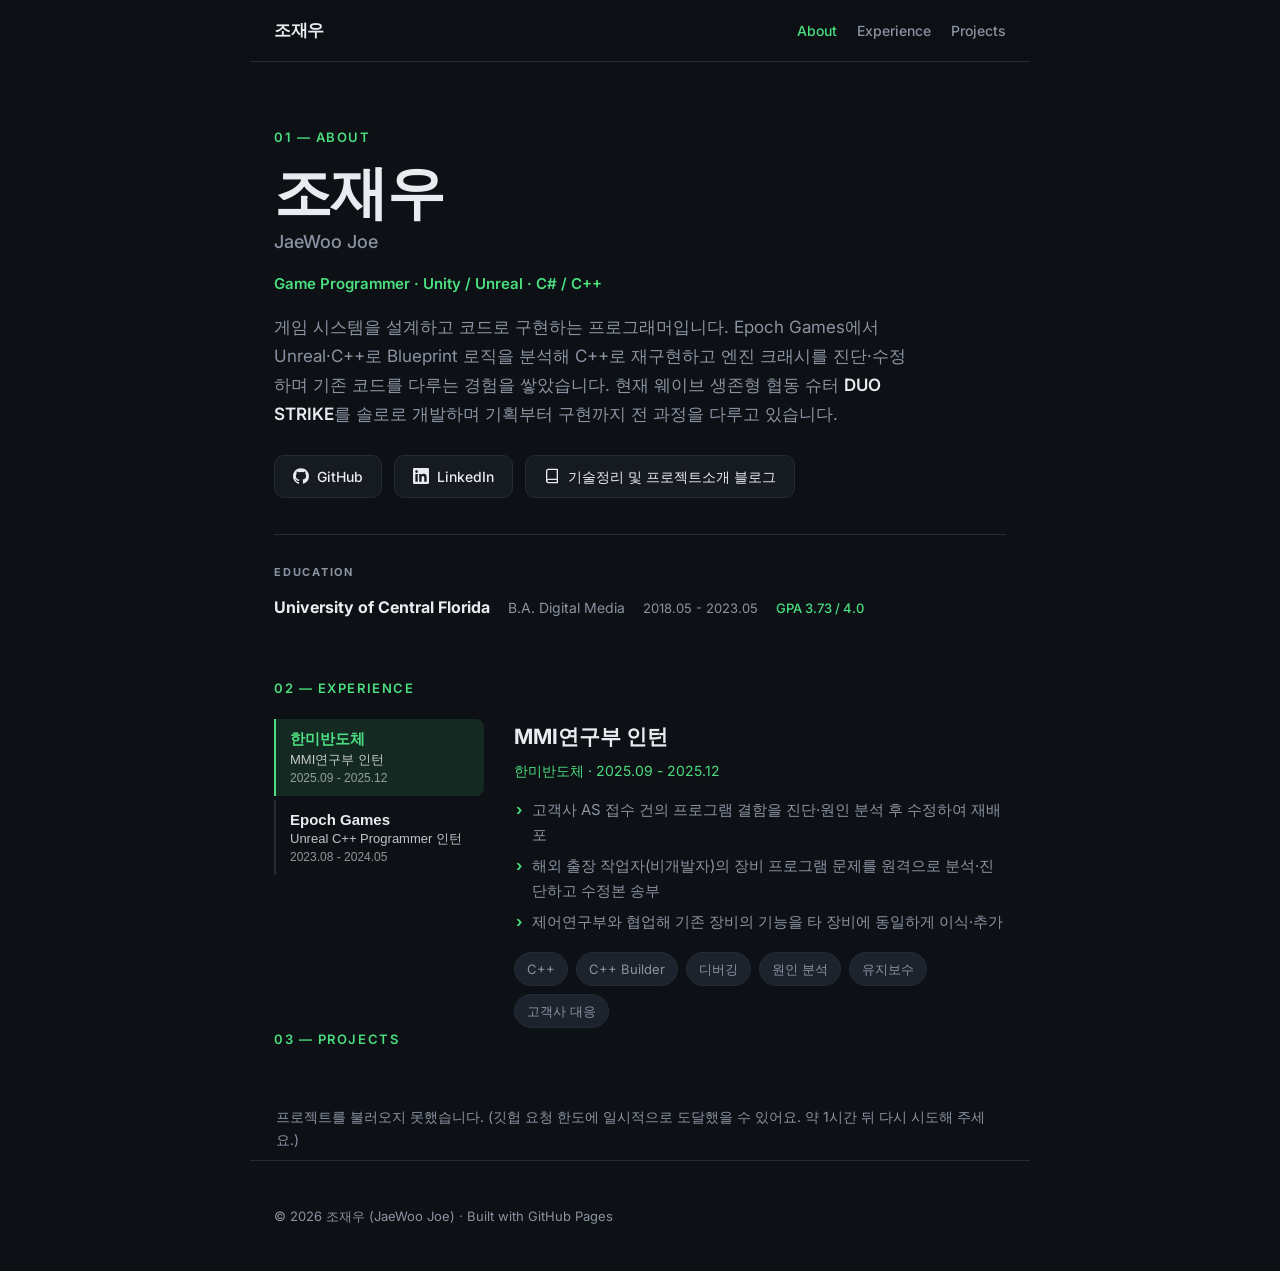
<file: index.html>
<!DOCTYPE html>
<html lang="ko" data-theme="dark">
<head>
  <meta charset="UTF-8">
  <meta name="viewport" content="width=device-width, initial-scale=1.0">
  <title>조재우 JaeWoo Joe | Game Programmer</title>
  <link rel="preconnect" href="https://fonts.googleapis.com">
  <link rel="preconnect" href="https://fonts.gstatic.com" crossorigin>
  <link href="https://fonts.googleapis.com/css2?family=Inter:wght@400;500;600;700;800&display=swap" rel="stylesheet">
  <link rel="stylesheet" href="style.css">
</head>
<body>

  <!-- 상단 고정 메뉴 -->
  <nav class="topnav">
    <span class="brand">조재우</span>
    <div class="nav-right">
      <div class="navlinks">
        <a href="#about">About</a>
        <a href="#experience">Experience</a>
        <a href="#projects">Projects</a>
      </div>
    </div>
  </nav>

  <main>

    <!-- 01 ABOUT -->
    <header class="hero" id="about">
      <p class="eyebrow">01 — About</p>
      <h1>조재우</h1>
      <p class="enname">JaeWoo Joe</p>
      <p class="role">Game Programmer · Unity / Unreal · C# / C++</p>
      <p class="tagline">
        게임 시스템을 설계하고 코드로 구현하는 프로그래머입니다. Epoch Games에서
        Unreal·C++로 Blueprint 로직을 분석해 C++로 재구현하고 엔진 크래시를 진단·수정하며
        기존 코드를 다루는 경험을 쌓았습니다. 현재 웨이브 생존형 협동 슈터 <strong>DUO STRIKE</strong>를
        솔로로 개발하며 기획부터 구현까지 전 과정을 다루고 있습니다.
      </p>
      <div class="links">
        <a href="https://github.com/joejw7554" target="_blank">
          <svg viewBox="0 0 24 24" width="16" height="16" fill="currentColor"><path d="M12 .5C5.37.5 0 5.78 0 12.29c0 5.2 3.44 9.6 8.21 11.16.6.11.82-.25.82-.56 0-.28-.01-1.02-.02-2-3.34.71-4.04-1.58-4.04-1.58-.55-1.37-1.34-1.74-1.34-1.74-1.09-.73.08-.72.08-.72 1.21.08 1.84 1.22 1.84 1.22 1.07 1.8 2.81 1.28 3.5.98.11-.76.42-1.28.76-1.57-2.67-.3-5.47-1.31-5.47-5.84 0-1.29.47-2.34 1.24-3.17-.12-.3-.54-1.52.12-3.16 0 0 1.01-.32 3.3 1.21a11.6 11.6 0 0 1 3-.4c1.02 0 2.05.13 3 .4 2.29-1.53 3.3-1.21 3.3-1.21.66 1.64.24 2.86.12 3.16.77.83 1.24 1.88 1.24 3.17 0 4.54-2.81 5.53-5.49 5.83.43.37.81 1.1.81 2.22 0 1.6-.01 2.89-.01 3.28 0 .31.21.68.83.56A12.3 12.3 0 0 0 24 12.29C24 5.78 18.63.5 12 .5z"/></svg>
          GitHub
        </a>
        <a href="https://www.linkedin.com/in/jaewoojoe/" target="_blank">
          <svg viewBox="0 0 24 24" width="16" height="16" fill="currentColor"><path d="M20.45 20.45h-3.56v-5.57c0-1.33-.02-3.04-1.85-3.04-1.85 0-2.13 1.45-2.13 2.94v5.67H9.35V9h3.41v1.56h.05c.48-.9 1.64-1.85 3.37-1.85 3.6 0 4.27 2.37 4.27 5.45v6.29zM5.34 7.43a2.06 2.06 0 1 1 0-4.13 2.06 2.06 0 0 1 0 4.13zM7.12 20.45H3.56V9h3.56v11.45zM22.22 0H1.77C.79 0 0 .77 0 1.72v20.56C0 23.23.79 24 1.77 24h20.45c.98 0 1.78-.77 1.78-1.72V1.72C24 .77 23.2 0 22.22 0z"/></svg>
          LinkedIn
        </a>
        <a href="https://velog.io/@jaewoojoe/series" target="_blank">
          <svg viewBox="0 0 24 24" width="16" height="16" fill="none" stroke="currentColor" stroke-width="2" stroke-linecap="round" stroke-linejoin="round"><path d="M4 19.5A2.5 2.5 0 0 1 6.5 17H20"/><path d="M6.5 2H20v20H6.5A2.5 2.5 0 0 1 4 19.5v-15A2.5 2.5 0 0 1 6.5 2z"/></svg>
          기술정리 및 프로젝트소개 블로그
        </a>
      </div>

      <div class="edu-row">
        <h3 class="block-label">Education</h3>
        <div class="edu-item">
          <span class="edu-school">University of Central Florida</span>
          <span class="edu-degree">B.A. Digital Media</span>
          <span class="edu-date">2018.05 - 2023.05</span>
          <span class="edu-gpa">GPA 3.73 / 4.0</span>
        </div>
      </div>
    </header>

    <!-- 대표 작품 (클릭 시 프로젝트 팝업) -->
    <section class="featured" id="featured" style="display:none">
      <p class="eyebrow">Featured Project</p>
      <button class="featured-card" id="featuredCard">
        <div class="featured-art">
          <img src="https://raw.githubusercontent.com/joejw7554/2606_Project_DuoStrike/main/Images/DuoStrike.png" alt="DUO STRIKE" onerror="this.remove()">
          <span>DUO STRIKE</span>
        </div>
        <div class="featured-info">
          <h3>DUO STRIKE</h3>
          <p id="featuredDesc">웨이브 생존형 협동 슈터 — 기획부터 구현까지 직접 진행하는 대표 프로젝트.</p>
          <span class="featured-cta">프로젝트 상세 보기 →</span>
        </div>
      </button>
    </section>

    <!-- 02 EXPERIENCE -->
    <section id="experience">
      <p class="eyebrow">02 — Experience</p>
      <div class="exp-layout">
        <div class="exp-list">
          <button class="exp-tab active" data-target="exp-hanmi">
            <span class="exp-tab-org">한미반도체</span>
            <span class="exp-tab-role">MMI연구부 인턴</span>
            <span class="exp-tab-date">2025.09 - 2025.12</span>
          </button>
          <button class="exp-tab" data-target="exp-epoch">
            <span class="exp-tab-org">Epoch Games</span>
            <span class="exp-tab-role">Unreal C++ Programmer 인턴</span>
            <span class="exp-tab-date">2023.08 - 2024.05</span>
          </button>
        </div>

        <div class="exp-detail">
          <div class="exp-panel active" id="exp-hanmi">
            <h3>MMI연구부 인턴</h3>
            <p class="exp-org">한미반도체 · 2025.09 - 2025.12</p>
            <ul class="exp-desc">
              <li>고객사 AS 접수 건의 프로그램 결함을 진단·원인 분석 후 수정하여 재배포</li>
              <li>해외 출장 작업자(비개발자)의 장비 프로그램 문제를 원격으로 분석·진단하고 수정본 송부</li>
              <li>제어연구부와 협업해 기존 장비의 기능을 타 장비에 동일하게 이식·추가</li>
            </ul>
            <div class="tags">
              <span>C++</span><span>C++ Builder</span><span>디버깅</span><span>원인 분석</span><span>유지보수</span><span>고객사 대응</span>
            </div>
          </div>

          <div class="exp-panel" id="exp-epoch">
            <h3>Unreal C++ Programmer 인턴</h3>
            <p class="exp-org"><a href="https://epochgames.co.uk/wordpress/" target="_blank">Epoch Games</a> · 2023.08 - 2024.05</p>
            <ul class="exp-desc">
              <li>Animal Behavior 킷의 Blueprint 로직을 분석해 Creature 클래스 기반 C++로 재구현</li>
              <li>엔진에서 크래시를 유발하던 기존 대화 플러그인의 원인을 진단하고 수정</li>
              <li>플러그인 동작 및 수정 내용 문서화</li>
            </ul>
            <div class="tags">
              <span>Unreal Engine</span><span>C++</span><span>Blueprint</span><span>플러그인</span>
            </div>
          </div>
        </div>
      </div>
    </section>

    <!-- 03 PROJECTS (GitHub 자동 연동) -->
    <section id="projects">
      <p class="eyebrow">03 — Projects</p>
      <div class="filters" id="filters"></div>
      <div class="grid" id="projectGrid">
        <p class="empty-note">프로젝트를 불러오는 중…</p>
      </div>
    </section>

  </main>

  <footer>
    <p>© 2026 조재우 (JaeWoo Joe) · Built with GitHub Pages</p>
  </footer>

  <!-- 프로젝트 상세 팝업(모달) -->
  <div class="modal-overlay" id="modal" aria-hidden="true">
    <div class="modal" role="dialog" aria-modal="true">
      <div class="modal-head">
        <div>
          <p class="modal-crumb" id="mCrumb"></p>
          <h2 id="mName"></h2>
        </div>
        <button class="modal-close" id="mClose">CLOSE</button>
      </div>
      <div class="modal-body" id="mBody"></div>
    </div>
  </div>

  <script>
    // ===== GitHub 연동 프로젝트 =====
    const GH_USER = "joejw7554";          // 깃헙 아이디
    const HIDE_REPOS = ["joejw7554.github.io"]; // 목록에서 숨길 레포(이 사이트 자체 등)
    // 특정 레포는 깃헙 카드 대신 이 직접 이미지를 사용(캐싱 기다릴 필요 없이 즉시 표시)
    const REPO_IMAGES = {
      "2606_Project_DuoStrike": "https://raw.githubusercontent.com/joejw7554/2606_Project_DuoStrike/main/Images/DuoStrike.png"
    };
    const imgFor = (r) => REPO_IMAGES[r.name] || ("https://opengraph.githubassets.com/" + Date.now() + "/" + r.full_name);
    // 깃헙 언어별 대표 색 (이미지 없는 카드 배경용)
    const LANG_COLORS = {
      "C++": "#f34b7d", "C#": "#178600", "C": "#555555", "Python": "#3572A5",
      "JavaScript": "#f1e05a", "TypeScript": "#3178c6", "HTML": "#e34c26",
      "CSS": "#563d7c", "Java": "#b07219", "Shader": "#6b4fbb", "ShaderLab": "#222c37",
      "GLSL": "#5686a5", "Lua": "#000080", "Go": "#00ADD8", "Rust": "#dea584",
      "Blueprint": "#5b2a86"
    };
    const langColor = (lang) => LANG_COLORS[lang] || "#3a4555";
    const initials = (name) => {
      const parts = name.replace(/[_\-.]+/g, " ").trim().split(/\s+/).filter(Boolean);
      const letters = parts.filter(p => /[A-Za-z]/.test(p[0]));
      const pick = (letters.length ? letters : parts).slice(0, 2).map(p => p[0].toUpperCase()).join("");
      return pick || name.slice(0, 2).toUpperCase();
    };
    const api = (p) => fetch("https://api.github.com" + p, { headers: { "Accept": "application/vnd.github+json" } });

    // ===== 캐싱 (브라우저에 잠깐 저장해서 깃헙 호출 횟수 절약) =====
    const TTL = 30 * 60 * 1000; // 30분
    function cacheGet(k){ try { return JSON.parse(localStorage.getItem(k)); } catch(e){ return null; } }
    function cacheSet(k, data){ try { localStorage.setItem(k, JSON.stringify({ t: Date.now(), data })); } catch(e){} }
    // JSON 호출 (캐시 우선, 실패 시 오래된 캐시라도 사용)
    async function cachedJson(key, url, accept){
      const c = cacheGet(key);
      if (c && (Date.now() - c.t) < TTL) return c.data;
      try {
        const res = await fetch(url, { headers: { "Accept": accept || "application/vnd.github+json" } });
        if (!res.ok) throw new Error("status " + res.status);
        const data = await res.json();
        cacheSet(key, data);
        return data;
      } catch (e) { if (c) return c.data; throw e; }
    }
    // 텍스트 호출 (README용)
    async function cachedText(key, url, accept){
      const c = cacheGet(key);
      if (c && (Date.now() - c.t) < TTL) return c.data;
      try {
        const res = await fetch(url, { headers: { "Accept": accept } });
        if (!res.ok) throw new Error("status " + res.status);
        const data = await res.text();
        cacheSet(key, data);
        return data;
      } catch (e) { if (c) return c.data; throw e; }
    }

    const grid = document.getElementById("projectGrid");
    const filtersEl = document.getElementById("filters");
    let allRepos = [];

    function escapeHtml(s){ return (s||"").replace(/[&<>"]/g, c => ({'&':'&amp;','<':'&lt;','>':'&gt;','"':'&quot;'}[c])); }

    async function loadRepos() {
      try {
        let repos = await cachedJson("gh_repos", "https://api.github.com/users/" + GH_USER + "/repos?per_page=100&sort=updated");
        repos = repos.filter(r => !r.fork && !HIDE_REPOS.includes(r.name));
        allRepos = repos;
        if (repos.length === 0) { grid.innerHTML = '<p class="empty-note">공개된 레포지토리가 없습니다.</p>'; return; }
        buildFilters(repos);
        renderCards(repos);
        wireFeatured(repos);
      } catch (e) {
        grid.innerHTML = '<p class="empty-note">프로젝트를 불러오지 못했습니다. (깃헙 요청 한도에 일시적으로 도달했을 수 있어요. 약 1시간 뒤 다시 시도해 주세요.)</p>';
      }
    }

    // 대표 작품(DuoStrike) 배너 연결 — 이름 표기가 달라도 찾아냄
    function wireFeatured(repos) {
      const norm = s => s.toLowerCase().replace(/[-_ ]/g, "");
      const repo = repos.find(r => norm(r.name).includes("duostrike"));
      const section = document.getElementById("featured");
      const card = document.getElementById("featuredCard");
      if (repo && card) {
        card.addEventListener("click", () => openModal(repo));
        const descEl = document.getElementById("featuredDesc");
        if (descEl && repo.description) descEl.textContent = repo.description;
        section.style.display = "";
      }
    }

    function buildFilters(repos) {
      const langs = [...new Set(repos.map(r => r.language).filter(Boolean))].sort();
      const cats = ["전체", ...langs];
      filtersEl.innerHTML = "";
      cats.forEach((c, i) => {
        const n = (c === "전체") ? repos.length : repos.filter(r => r.language === c).length;
        const btn = document.createElement("button");
        btn.className = "filter" + (i === 0 ? " active" : "");
        btn.innerHTML = escapeHtml(c) + ' <span class="cnt">' + n + '</span>';
        btn.addEventListener("click", () => {
          [...filtersEl.children].forEach(b => b.classList.remove("active"));
          btn.classList.add("active");
          renderCards(c === "전체" ? repos : repos.filter(r => r.language === c));
        });
        filtersEl.appendChild(btn);
      });
    }

    function renderCards(repos) {
      grid.innerHTML = "";
      repos.forEach(r => {
        const card = document.createElement("article");
        card.className = "pcard";
        card.innerHTML =
          '<h3>' + escapeHtml(r.name) + '</h3>' +
          '<p class="pcat">' + escapeHtml(r.language || "—") + '</p>' +
          '<p class="pdesc">' + escapeHtml(r.description || "설명이 없습니다.") + '</p>' +
          '<div class="pcard-foot"><span>★ ' + r.stargazers_count + '</span><span>⑂ ' + r.forks_count + '</span></div>';
        card.addEventListener("click", () => openModal(r));
        grid.appendChild(card);
      });
    }

    // ===== 모달 =====
    const modal = document.getElementById("modal");
    const mBody = document.getElementById("mBody");
    function closeModal(){ modal.classList.remove("open"); modal.setAttribute("aria-hidden","true"); }
    document.getElementById("mClose").addEventListener("click", closeModal);
    modal.addEventListener("click", e => { if (e.target === modal) closeModal(); });
    document.addEventListener("keydown", e => { if (e.key === "Escape") closeModal(); });

    async function openModal(r) {
      document.getElementById("mCrumb").textContent = GH_USER.toUpperCase() + " / " + r.name.toUpperCase();
      document.getElementById("mName").textContent = r.name;
      modal.classList.add("open"); modal.setAttribute("aria-hidden","false");
      const lic = r.license ? r.license.name : "Not specified";
      const tags = (r.topics && r.topics.length) ? r.topics : (r.language ? [r.language] : []);
      mBody.innerHTML =
        '<div class="m-grid">' +
          '<div class="m-block"><h4>OVERVIEW</h4><p>' + escapeHtml(r.description || "설명이 없습니다.") + '</p>' +
            '<div class="m-meta">' +
              '<div><span class="m-label">REPOSITORY</span><a href="' + r.html_url + '" target="_blank">' + escapeHtml(r.full_name) + '</a></div>' +
              (r.homepage ? '<div><span class="m-label">WEBSITE</span><a href="' + r.homepage + '" target="_blank">' + escapeHtml(r.homepage) + '</a></div>' : '') +
              '<div><span class="m-label">UPDATED</span>' + r.updated_at.slice(0,10) + '</div>' +
              '<div><span class="m-label">STATS</span>Stars ' + r.stargazers_count + ' / Forks ' + r.forks_count + ' / Issues ' + r.open_issues_count + '</div>' +
              '<div><span class="m-label">DEFAULT BRANCH</span>' + escapeHtml(r.default_branch) + '</div>' +
              '<div><span class="m-label">LANGUAGE</span>' + escapeHtml(r.language || "—") + '</div>' +
              '<div><span class="m-label">LICENSE</span>' + escapeHtml(lic) + '</div>' +
            '</div>' +
            '<div class="m-tags">' + tags.map(t => '<span>' + escapeHtml(t) + '</span>').join("") + '</div>' +
          '</div>' +
        '</div>' +
        '<div class="m-block"><h4>README</h4><pre id="mReadme" class="m-readme">불러오는 중…</pre></div>' +
        '<div class="m-block"><h4>RECENT COMMITS</h4><div id="mCommits" class="m-commits">불러오는 중…</div></div>';

      // 커밋 (캐시 사용)
      cachedJson("gh_commits_" + r.full_name, "https://api.github.com/repos/" + r.full_name + "/commits?per_page=8")
        .then(cs => {
          const el = document.getElementById("mCommits");
          if (!el) return;
          if (!cs || !cs.length) { el.textContent = "커밋 정보가 없습니다."; return; }
          el.innerHTML = cs.map(c =>
            '<div class="m-commit"><code>' + c.sha.slice(0,7) + '</code> ' +
            escapeHtml(c.commit.message.split("\n")[0]) +
            ' <span class="m-cdate">' + (c.commit.author ? c.commit.author.date.slice(0,10) : "") + '</span></div>'
          ).join("");
        }).catch(()=>{ const el=document.getElementById("mCommits"); if(el) el.textContent="커밋을 불러오지 못했습니다."; });

      // README (캐시 사용)
      cachedText("gh_readme_" + r.full_name, "https://api.github.com/repos/" + r.full_name + "/readme", "application/vnd.github.raw")
        .then(txt => {
          const el = document.getElementById("mReadme");
          if (!el) return;
          el.textContent = txt ? txt.slice(0, 1200) + (txt.length > 1200 ? "\n…" : "") : "README가 없습니다.";
        }).catch(()=>{ const el=document.getElementById("mReadme"); if(el) el.textContent="README를 불러오지 못했습니다."; });
    }

    loadRepos();

    // 경력: 목록 클릭 → 상세 전환
    const expTabs = document.querySelectorAll('.exp-tab');
    const expPanels = document.querySelectorAll('.exp-panel');
    expTabs.forEach(tab => {
      tab.addEventListener('click', () => {
        expTabs.forEach(t => t.classList.remove('active'));
        expPanels.forEach(p => p.classList.remove('active'));
        tab.classList.add('active');
        document.getElementById(tab.dataset.target).classList.add('active');
      });
    });

    // 스크롤 위치에 따라 메뉴 강조
    const navAnchors = document.querySelectorAll('.navlinks a');
    const spy = new IntersectionObserver((entries) => {
      entries.forEach(e => {
        if (e.isIntersecting) {
          navAnchors.forEach(a => a.classList.remove('active'));
          const link = document.querySelector('.navlinks a[href="#' + e.target.id + '"]');
          if (link) link.classList.add('active');
        }
      });
    }, { rootMargin: '-40% 0px -55% 0px' });
    document.querySelectorAll('main > section, main > header').forEach(s => spy.observe(s));
  </script>

</body>
</html>
</file>
<file: style.css>
/* ===== 테마 색 (다크 고정) ===== */
:root {
  --bg: #0d1014;
  --surface: #161b22;
  --surface-2: #1c232c;
  --text: #e8ebf0;
  --muted: #8b93a3;
  --accent: #4ade80;
  --accent-soft: rgba(74,222,128,.12);
  --border: #232b35;
  --shadow: 0 1px 0 rgba(255,255,255,.02);
}

* { margin: 0; padding: 0; box-sizing: border-box; }

body {
  background: var(--bg);
  color: var(--text);
  font-family: "Inter", -apple-system, "Apple SD Gothic Neo", "Malgun Gothic", sans-serif;
  line-height: 1.7;
  scroll-behavior: smooth;
  transition: background .3s, color .3s;
  -webkit-font-smoothing: antialiased;
}

main { max-width: 780px; margin: 0 auto; padding: 0 24px; }

/* ===== 상단 메뉴 ===== */
.topnav {
  position: sticky; top: 0; z-index: 20;
  display: flex; justify-content: space-between; align-items: center;
  max-width: 780px; margin: 0 auto; padding: 16px 24px;
  background: color-mix(in srgb, var(--bg) 82%, transparent);
  backdrop-filter: blur(10px);
  border-bottom: 1px solid var(--border);
}
.brand { font-weight: 800; font-size: 17px; letter-spacing: -.02em; }
.brand-dot { color: var(--accent); }
.nav-right { display: flex; align-items: center; gap: 18px; }
.navlinks { display: flex; gap: 20px; }
.navlinks a { color: var(--muted); text-decoration: none; font-size: 14px; font-weight: 500; transition: color .2s; }
.navlinks a:hover, .navlinks a.active { color: var(--accent); }

#about, #experience, #projects { scroll-margin-top: 72px; }

/* ===== 공통 라벨 ===== */
.eyebrow {
  color: var(--accent); font-size: 13px; font-weight: 600;
  letter-spacing: .12em; text-transform: uppercase; margin-bottom: 20px;
}

/* ===== HERO ===== */
.hero { padding: 64px 0 56px; }
.hero .eyebrow { margin-bottom: 14px; }
.hero h1 { font-size: 58px; font-weight: 800; letter-spacing: -.03em; line-height: 1.05; }
.enname { color: var(--muted); font-size: 18px; font-weight: 500; margin-top: 4px; }
.role { color: var(--accent); font-weight: 600; font-size: 15px; margin: 14px 0 16px; }
.tagline { color: var(--muted); font-size: 17px; max-width: 640px; }
.tagline strong { color: var(--text); font-weight: 600; }

.links { margin-top: 26px; display: flex; gap: 12px; flex-wrap: wrap; }
.links a {
  display: inline-flex; align-items: center; gap: 8px;
  color: var(--text); text-decoration: none; font-weight: 500; font-size: 14px;
  border: 1px solid var(--border); padding: 9px 18px; border-radius: 10px;
  background: var(--surface); transition: all .2s;
}
.links a svg { flex-shrink: 0; }
.links a:hover { border-color: var(--accent); color: var(--accent); transform: translateY(-1px); }

/* 교육 (소개글 아래 가로 한 줄) */
.edu-row { margin-top: 36px; padding-top: 28px; border-top: 1px solid var(--border); }
.block-label { font-size: 11px; color: var(--muted); letter-spacing: .16em; text-transform: uppercase; margin-bottom: 12px; }
.edu-row .edu-item { display: flex; align-items: baseline; flex-wrap: wrap; gap: 6px 18px; }
.edu-school { font-weight: 700; font-size: 16px; }
.edu-degree { color: var(--muted); font-size: 14px; }
.edu-date { color: var(--muted); font-size: 13px; }
.edu-gpa { color: var(--accent); font-size: 13px; font-weight: 500; }

/* ===== 대표 작품 배너 ===== */
.featured { padding: 8px 0 48px; border-top: none; }
.featured .eyebrow { margin-bottom: 16px; }
.featured-card {
  display: grid; grid-template-columns: 240px 1fr; gap: 0;
  width: 100%; text-align: left; cursor: pointer; overflow: hidden;
  background: var(--surface); border: 1px solid var(--border);
  border-radius: 16px; box-shadow: var(--shadow); transition: transform .2s, border-color .2s;
}
.featured-card:hover { border-color: var(--accent); transform: translateY(-2px); }
.featured-art {
  position: relative; display: grid; place-items: center; min-height: 150px;
  background:
    radial-gradient(120% 120% at 20% 0%, rgba(74,222,128,.25), transparent 55%),
    linear-gradient(135deg, #12331f, #0d1014 70%);
}
.featured-art img { position: absolute; inset: 0; width: 100%; height: 100%; object-fit: cover; }
.featured-art img + span { display: none; }
.featured-art span {
  font-weight: 800; font-size: 22px; letter-spacing: .04em; color: var(--text);
  text-shadow: 0 1px 12px rgba(0,0,0,.5);
}
.featured-info { padding: 22px 26px; display: flex; flex-direction: column; justify-content: center; }
.featured-info h3 { font-size: 22px; font-weight: 700; margin-bottom: 6px; color: var(--text); }
.featured-info p { color: var(--muted); font-size: 15px; }
.featured-cta { color: var(--accent); font-size: 14px; font-weight: 500; margin-top: 14px; }

/* ===== EXPERIENCE ===== */
.exp-layout { display: grid; grid-template-columns: 210px 1fr; gap: 30px; }
.exp-list { display: flex; flex-direction: column; gap: 4px; }
.exp-tab {
  display: flex; flex-direction: column; gap: 2px; text-align: left;
  background: transparent; border: none; border-left: 2px solid var(--border);
  padding: 11px 14px; cursor: pointer; border-radius: 0 8px 8px 0; transition: all .2s;
}
.exp-tab:hover { background: var(--surface); }
.exp-tab.active { border-left-color: var(--accent); background: var(--accent-soft); }
.exp-tab-org { color: var(--text); font-weight: 600; font-size: 15px; }
.exp-tab-role { color: var(--text); opacity: .82; font-size: 13px; }
.exp-tab-date { color: var(--text); opacity: .6; font-size: 12px; }
.exp-tab.active .exp-tab-org { color: var(--accent); }

.exp-panel { display: none; }
.exp-panel.active { display: block; animation: fade .3s ease; }
@keyframes fade { from { opacity: 0; transform: translateY(6px); } to { opacity: 1; transform: none; } }
.exp-panel h3 { font-size: 21px; font-weight: 700; margin-bottom: 4px; }
.exp-org { color: var(--accent); font-size: 14px; margin-bottom: 14px; }
.exp-org a { color: var(--accent); text-decoration: none; }
.exp-org a:hover { text-decoration: underline; }
.exp-desc { color: var(--muted); font-size: 15px; list-style: none; }
.exp-desc li { position: relative; padding-left: 18px; margin-bottom: 5px; }
.exp-desc li::before { content: "›"; position: absolute; left: 2px; color: var(--accent); font-weight: 700; }

/* 태그 */
.tags { display: flex; flex-wrap: wrap; gap: 8px; margin-top: 18px; }
.tags span {
  background: var(--surface-2); border: 1px solid var(--border);
  padding: 5px 12px; border-radius: 20px; font-size: 13px; color: var(--muted);
}

/* ===== PROJECTS ===== */
.filters { display: flex; flex-wrap: wrap; gap: 8px; margin-bottom: 26px; }
.filter {
  display: inline-flex; align-items: center; gap: 7px;
  background: var(--surface); color: var(--muted);
  border: 1px solid var(--border); padding: 7px 15px; border-radius: 22px;
  font-size: 14px; font-weight: 500; cursor: pointer; transition: all .2s;
}
.filter:hover { color: var(--text); border-color: var(--muted); }
.filter.active { background: var(--accent); color: #08130c; border-color: var(--accent); font-weight: 600; }
.filter .cnt { font-size: 12px; opacity: .7; }
.filter.active .cnt { opacity: .85; }

.grid { display: grid; grid-template-columns: repeat(2, 1fr); gap: 14px; }
.pcard {
  background: var(--surface); border: 1px solid var(--border);
  border-radius: 14px; padding: 20px 22px; box-shadow: var(--shadow);
  transition: transform .2s, border-color .2s; cursor: pointer;
}
.pcard:hover { border-color: var(--accent); transform: translateY(-2px); }
.pcard h3 { font-size: 17px; font-weight: 700; margin-bottom: 4px; }
.pcat { color: var(--accent); font-size: 12px; font-weight: 500; margin-bottom: 10px; }
.pdesc { color: var(--muted); font-size: 14px; }
.pcard-foot { display: flex; gap: 14px; margin-top: 12px; color: var(--muted); font-size: 13px; }
.empty-note { color: var(--muted); font-size: 14px; padding: 8px 2px; grid-column: 1 / -1; }

/* ===== 프로젝트 상세 모달 ===== */
.modal-overlay {
  position: fixed; inset: 0; z-index: 50;
  display: none; align-items: flex-start; justify-content: center;
  background: rgba(5,7,10,.7); backdrop-filter: blur(4px);
  padding: 40px 16px; overflow-y: auto;
}
.modal-overlay.open { display: flex; }
.modal {
  width: 100%; max-width: 880px; background: var(--bg);
  border: 1px solid var(--border); border-radius: 16px; overflow: hidden;
  animation: fade .25s ease;
}
.modal-head {
  display: flex; justify-content: space-between; align-items: flex-start;
  padding: 22px 26px; border-bottom: 1px solid var(--border);
}
.modal-crumb { color: var(--muted); font-size: 12px; letter-spacing: .12em; }
.modal-head h2 { font-size: 26px; font-weight: 800; margin-top: 4px; }
.modal-close {
  background: transparent; color: var(--muted); border: 1px solid var(--border);
  padding: 7px 16px; border-radius: 20px; font-size: 12px; letter-spacing: .1em;
  cursor: pointer; transition: all .2s; flex-shrink: 0;
}
.modal-close:hover { color: var(--accent); border-color: var(--accent); }
.modal-body { padding: 24px 26px; display: flex; flex-direction: column; gap: 18px; }
.m-grid { display: block; }
.m-imgblock { align-self: start; }
.m-ogwrap {
  position: relative; aspect-ratio: 2 / 1; overflow: hidden;
  border: 1px solid var(--border); border-radius: 12px; background: var(--surface-2);
}
.m-ogimg { position: absolute; inset: 0; width: 100%; height: 100%; object-fit: cover; }
.m-ogcard { position: absolute; inset: 0; padding: 18px; display: flex; flex-direction: column; gap: 8px; }
.m-ogname { font-weight: 700; font-size: 15px; word-break: break-all; }
.m-ogdesc { color: var(--muted); font-size: 13px; flex: 1; overflow: hidden; }
.m-ogstats { display: flex; gap: 14px; color: var(--muted); font-size: 13px; }
.m-ogstats span:last-child { color: var(--accent); }
.m-block { background: var(--surface); border: 1px solid var(--border); border-radius: 14px; padding: 22px 24px; }
.m-block h4 { font-size: 12px; letter-spacing: .14em; color: var(--muted); margin-bottom: 14px; }
.m-block > p { color: var(--text); font-size: 15px; margin-bottom: 18px; }
.m-meta { display: grid; grid-template-columns: 1fr 1fr; gap: 16px 24px; }
.m-meta > div { display: flex; flex-direction: column; gap: 3px; font-size: 14px; }
.m-label { font-size: 11px; letter-spacing: .1em; color: var(--muted); }
.m-meta a { color: var(--accent); text-decoration: none; word-break: break-all; }
.m-meta a:hover { text-decoration: underline; }
.m-tags { display: flex; flex-wrap: wrap; gap: 8px; margin-top: 18px; }
.m-tags span { background: var(--surface-2); border: 1px solid var(--border); padding: 4px 12px; border-radius: 20px; font-size: 12px; color: var(--muted); }
.m-commits { display: flex; flex-direction: column; gap: 8px; }
.m-commit { font-size: 14px; color: var(--text); }
.m-commit code { color: var(--accent); font-size: 13px; }
.m-cdate { color: var(--muted); font-size: 12px; }
.m-readme {
  white-space: pre-wrap; word-break: break-word; font-size: 13px; line-height: 1.6;
  color: var(--muted); max-height: 320px; overflow-y: auto;
  font-family: ui-monospace, "SFMono-Regular", Menlo, monospace;
}

/* ===== 하단 ===== */
footer { max-width: 780px; margin: 0 auto; padding: 44px 24px; border-top: 1px solid var(--border); color: var(--muted); font-size: 13px; }

/* ===== 모바일 ===== */
@media (max-width: 640px) {
  .hero h1 { font-size: 42px; }
  .tagline { font-size: 16px; }
  .grid { grid-template-columns: 1fr; }
  .navlinks { gap: 13px; font-size: 13px; }
  .exp-layout { grid-template-columns: 1fr; gap: 16px; }
  .exp-list { flex-direction: row; overflow-x: auto; padding-bottom: 4px; }
  .exp-tab { border-left: none; border-bottom: 2px solid var(--border); border-radius: 8px 8px 0 0; min-width: 140px; flex-shrink: 0; }
  .exp-tab.active { border-left: none; border-bottom-color: var(--accent); }
  .m-meta { grid-template-columns: 1fr; }
  .m-grid { grid-template-columns: 1fr; }
  .modal-head h2 { font-size: 22px; }
  .featured-card { grid-template-columns: 1fr; }
  .featured-art { min-height: 120px; }
}
</file>
